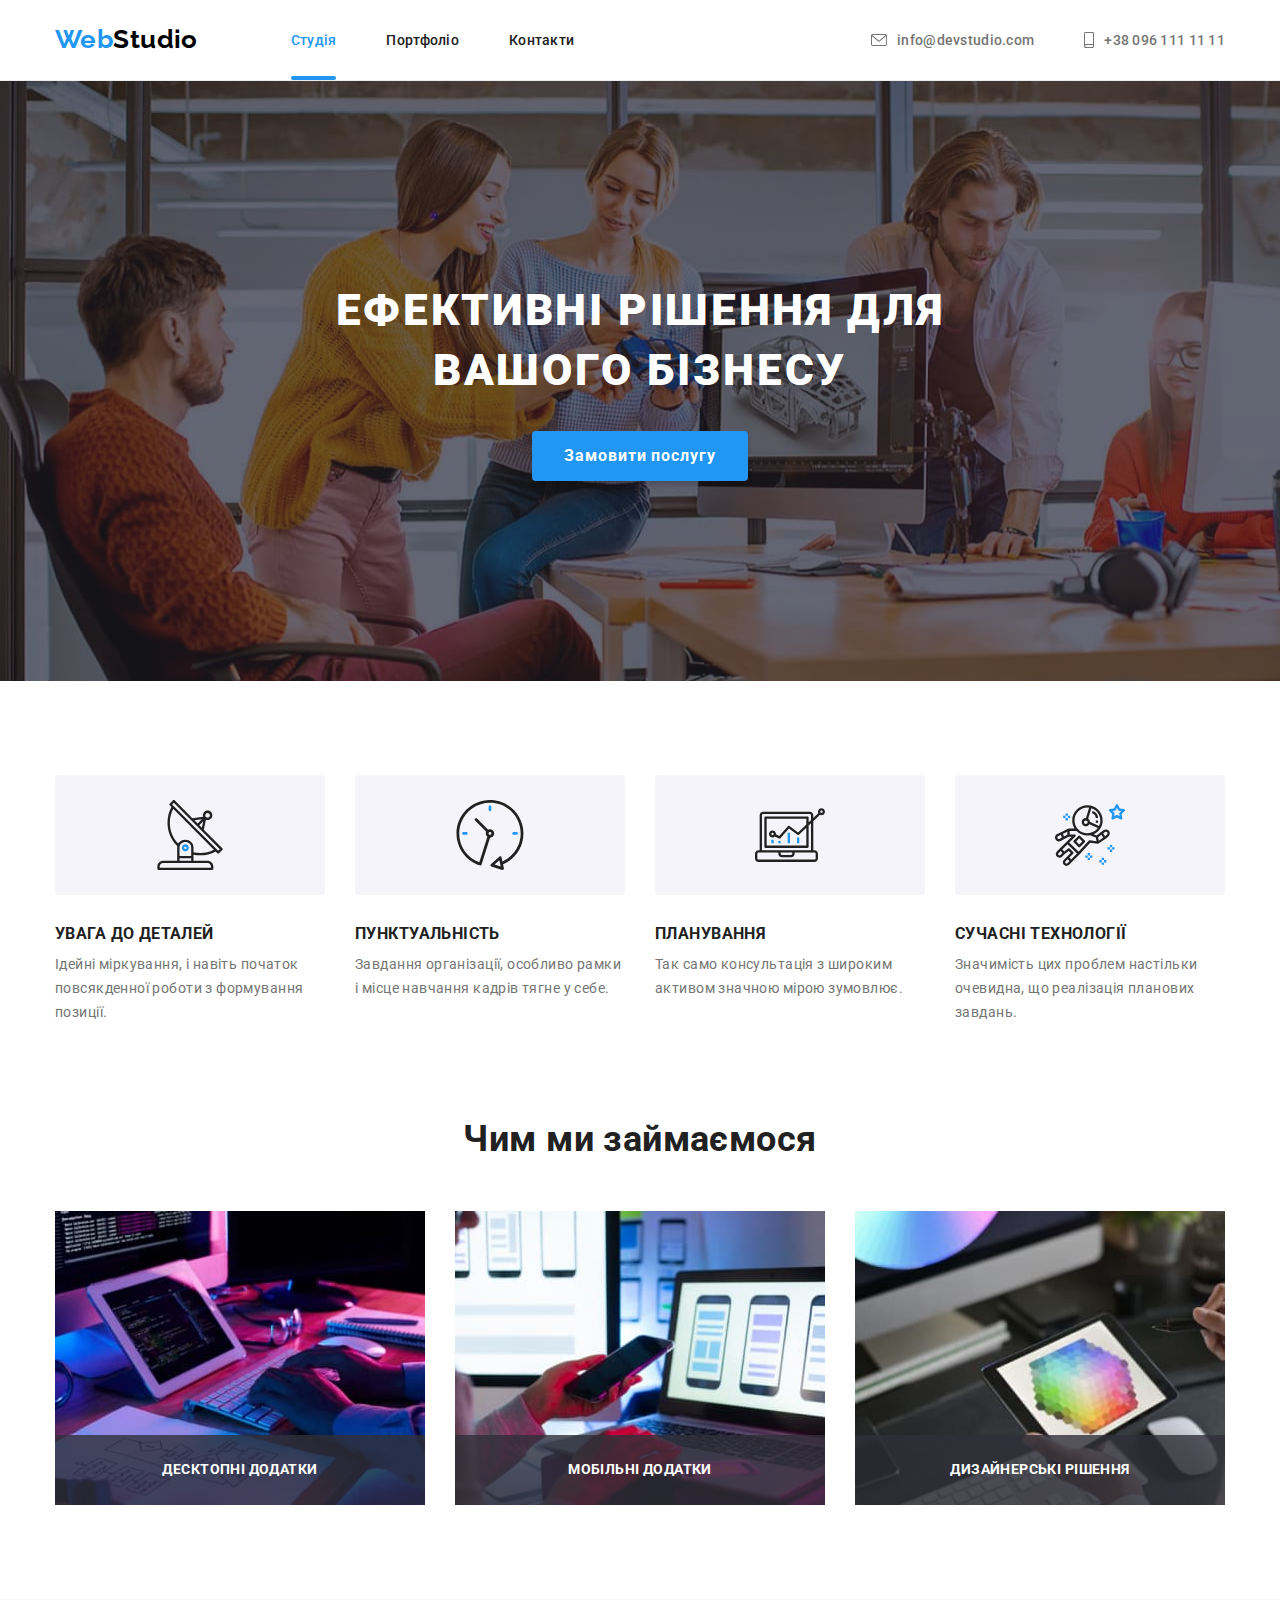
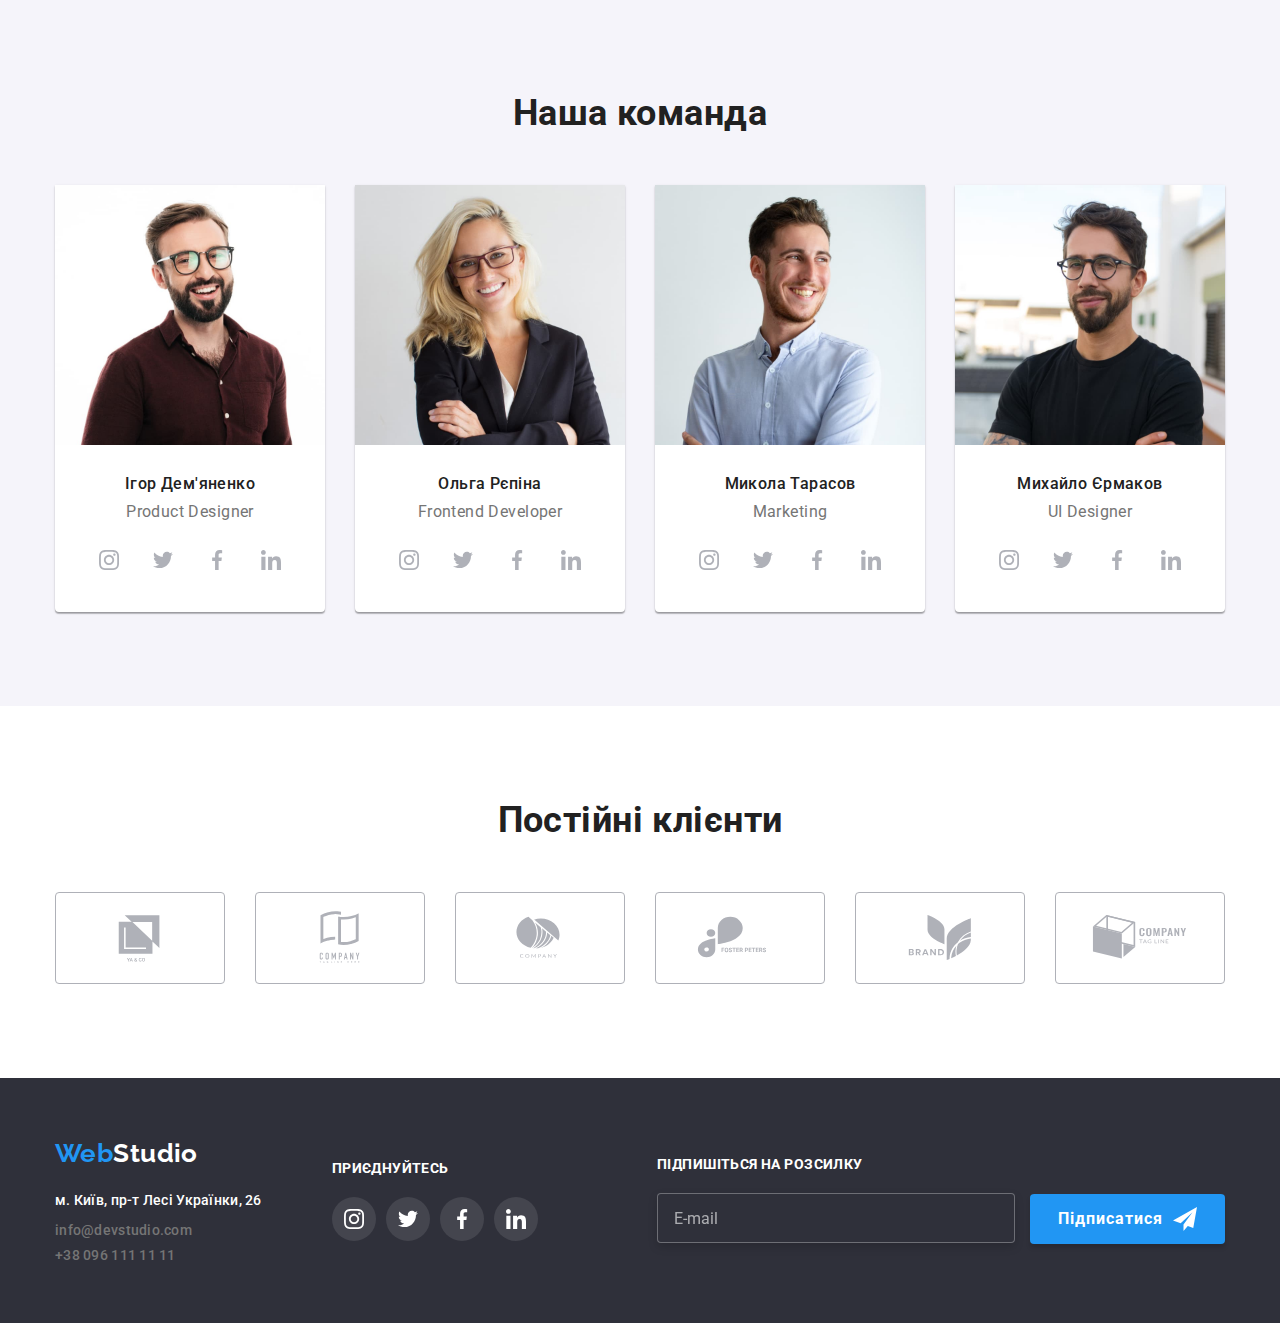
<file: index.html>
<!DOCTYPE html>
<html lang="uk">
<head>
    <meta charset="UTF-8">
    <meta http-equiv="X-UA-Compatible" content="IE=edge">
    <meta name="viewport" content="width=device-width, initial-scale=1.0">
    <title>Студія</title>
    <link rel="preconnect" href="https://fonts.googleapis.com">
    <link rel="preconnect" href="https://fonts.gstatic.com" crossorigin>
    <link href="https://fonts.googleapis.com/css2?family=Raleway:wght@700&family=Roboto:wght@400;500;700;900&display=swap"
        rel="stylesheet">
    <link rel="stylesheet" href="https://cdnjs.cloudflare.com/ajax/libs/modern-normalize/1.1.0/modern-normalize.min.css">
    <link rel="stylesheet" href="./css/main.min.css">
</head>
<body>
    <header class="page-header">
        <div class="container page-header-container">
            <nav class="page-navigation">
                <a class="logo page-navigation__logo" href="./index.html"><span class="logo_accent">Web</span>Studio</a>
                <ul class="menu list">
                    <li class="menu__item">
                        <a class="menu__link menu__link_current link" href="./index.html">Студія</a>
                    </li>
                    <li class="menu__item">
                        <a class="menu__link link" href="./portfolio.html">Портфоліо</a>
                    </li>
                    <li class="menu__item">
                        <a class="menu__link link" href="#">Контакти</a>
                    </li>
                </ul>
            </nav>
            <ul class="contact-list list">
                <li class="contact__item">
                    <a class="contact__link link" href="mailto:info@devstudio.com">
                        <svg class="contact__icon icon" width="16" height="12">
                        <use href="./imeges/symbol-defs.svg#icon-envelope"></use>
                    </svg> info@devstudio.com</a>
                </li>
                <li class="contact__item">
                    <a class="contact__link link" href="tel:+380961111111">
                        <svg class="contact__icon icon" width="10" height="16">
                        <use href="./imeges/symbol-defs.svg#icon-smartphone"></use>
                    </svg> +38 096 111 11 11</a>
                </li>
            </ul>
        </div>
    </header>
   <main class="main">
        <!------ hero section----->
        <section class="hero-section section">
            <div class="container">
                <h1 class="hero-section__title">Ефективні рішення для вашого бізнесу</h1>
                <button class="hero-section__button button" type="button" data-modal-open>Замовити послугу</button>
            </div>
        </section>
        <!------ our features section----->
        <section class="features features-section section">
            <div class="container">
                <h2 class="visually-hidden">Особливості</h2>
                <ul class="features__list list">
                    <li class="features__item">
                        <div class="features__icon">
                            <svg width="70" height="70">
                                <use href="./imeges/symbol-defs.svg#icon-antenna"></use>
                            </svg>
                        </div>
                        <h3 class="features__item-title">УВАГА ДО ДЕТАЛЕЙ</h3>
                        <p class="feature__item-description">Ідейні міркування, і навіть початок повсякденної роботи з формування позиції.</p>
                    </li>
                    <li class="features__item">
                        <div class="features__icon">
                            <svg width="70" height="70">
                                <use href="./imeges/symbol-defs.svg#icon-clock"></use>
                            </svg>
                        </div>
                        <h3 class="features__item-title">ПУНКТУАЛЬНІСТЬ</h3>
                        <p class="feature__item-description">Завдання організації, особливо рамки і місце навчання кадрів тягне у себе.</p>
                    </li>
                    <li class="features__item">
                        <div class="features__icon">
                            <svg width="70" height="70">
                                <use href="./imeges/symbol-defs.svg#icon-diagram"></use>
                            </svg>
                        </div>
                        <h3 class="features__item-title">ПЛАНУВАННЯ</h3>
                        <p class="feature__item-description">Так само консультація з широким активом значною мірою зумовлює.</p>
                    </li>
                    <li class="features__item">
                        <div class="features__icon">
                            <svg width="70" height="70">
                                <use href="./imeges/symbol-defs.svg#icon-astronaut"></use>
                            </svg>
                        </div>
                        <h3 class="features__item-title">СУЧАСНІ ТЕХНОЛОГІЇ</h3>
                        <p class="feature__item-description">Значимість цих проблем настільки очевидна, що реалізація планових завдань.</p>
                    </li>
                </ul>
            </div>
        </section>
        <!------- what are we doing section --------->
        <section class="works section">
            <div class="container">
                <h2 class="section-title">Чим ми займаємося</h2>
                <ul class="works__list list">
                    <li class="works__item">
                        <img src="./imeges/box-1.jpg" alt="Програміст працює за столом в офісі" width="370" height="294" />
                        <p class="works__item-label">Десктопні додатки</p>
                    </li>
                    <li class="works__item">
                        <img src="./imeges/box-2.jpg" alt="Команда творців працює над інтерфейсом для мобільних телефонів" width="370"
                            height="294" />
                            <p class="works__item-label">Мобільні додатки</p>
                    </li>
                    <li class="works__item">
                        <img src="./imeges/box-3.jpg"
                            alt="Креативний художник веб-дизайну з робочим графічним планшетом для вибору кольору" width="370"
                            height="294" />
                            <p class="works__item-label">Дизайнерські рішення</p>
                    </li>
                </ul>
            </div>
        </section>
        <!-------- our team --------->
        <section class="team section">
            <div class="container">
                <h2 class="section-title">Наша команда</h2>
                <ul class="team__list list">
                    <li class="team__card">
                        <img src="./imeges/team-card-1.jpg" alt="Фото Ігоря" width="270" height="260" />
                        <h3 class="team__card-title">Ігор Дем'яненко</h3>
                        <p class="team__card-description" lang="en">Product Designer</p>
                        <ul class="social-list list">
                            <li class="social-list__item">
                                <a class="social-list__link link" href="#">
                                    <svg class="social-list__icon icon" width="20" height="20">
                                        <use href="./imeges/symbol-defs.svg#icon-instagram"></use>
                                    </svg>
                                </a>
                            </li>
                            <li class="social-list__item">
                                <a class="social-list__link link" href="#">
                                    <svg class="social-list__icon icon" width="20" height="20">
                                        <use href="./imeges/symbol-defs.svg#icon-twitter"></use>
                                    </svg>
                                </a>
                            </li>
                            <li class="social-list__item">
                                <a class="social-list__link link" href="#">
                                    <svg class="social-list__icon icon" width="20" height="20">
                                        <use href="./imeges/symbol-defs.svg#icon-facebook"></use>
                                    </svg>
                                </a>
                            </li>
                            <li class="social-list__item">
                                <a class="social-list__link link" href="#">
                                    <svg class="social-list__icon icon" width="20" height="20">
                                        <use href="./imeges/symbol-defs.svg#icon-linkedin"></use>
                                    </svg>
                                </a>
                            </li>
                        </ul>
                    </li>
                    <li class="team__card">
                        <img src="./imeges/team-card-2.jpg" alt="Фото Ольги" width="270" height="260" />
                        <h3 class="team__card-title">Ольга Рєпіна</h3>
                        <p class="team__card-description" lang="en">Frontend Developer</p>
                        <ul class="social-list list">
                            <li class="social-list__item">
                                <a class="social-list__link link" href="#">
                                    <svg class="social-list__icon icon" width="20" height="20">
                                        <use href="./imeges/symbol-defs.svg#icon-instagram"></use>
                                    </svg>
                                </a>
                            </li>
                            <li class="social-list__item">
                                <a class="social-list__link link" href="#">
                                    <svg class="social-list__icon icon" width="20" height="20">
                                        <use href="./imeges/symbol-defs.svg#icon-twitter"></use>
                                    </svg>
                                </a>
                            </li>
                            <li class="social-list__item">
                                <a class="social-list__link link" href="#">
                                    <svg class="social-list__icon icon" width="20" height="20">
                                        <use href="./imeges/symbol-defs.svg#icon-facebook"></use>
                                    </svg>
                                </a>
                            </li>
                            <li class="social-list__item">
                                <a class="social-list__link link" href="#">
                                    <svg class="social-list__icon icon" width="20" height="20">
                                        <use href="./imeges/symbol-defs.svg#icon-linkedin"></use>
                                    </svg>
                                </a>
                            </li>
                        </ul>
                    </li>
                    <li class="team__card">
                        <img src="./imeges/team-card-3.jpg" alt="Фото Миколи" width="270" height="260" />
                        <h3 class="team__card-title">Микола Тарасов</h3>
                        <p class="team__card-description" lang="en">Marketing</p>
                        <ul class="social-list list">
                            <li class="social-list__item">
                                <a class="social-list__link link" href="#">
                                    <svg class="social-list__icon icon" width="20" height="20">
                                        <use href="./imeges/symbol-defs.svg#icon-instagram"></use>
                                    </svg>
                                </a>
                            </li>
                            <li class="social-list__item">
                                <a class="social-list__link link" href="#">
                                    <svg class="social-list__icon icon" width="20" height="20">
                                        <use href="./imeges/symbol-defs.svg#icon-twitter"></use>
                                    </svg>
                                </a>
                            </li>
                            <li class="social-list__item">
                                <a class="social-list__link link" href="#">
                                    <svg class="social-list__icon icon" width="20" height="20">
                                        <use href="./imeges/symbol-defs.svg#icon-facebook"></use>
                                    </svg>
                                </a>
                            </li>
                            <li class="social-list__item">
                                <a class="social-list__link link" href="#">
                                    <svg class="social-list__icon icon" width="20" height="20">
                                        <use href="./imeges/symbol-defs.svg#icon-linkedin"></use>
                                    </svg>
                                </a>
                            </li>
                        </ul>
                    </li>
                    <li class="team__card">
                        <img src="./imeges/team-card-4.jpg" alt="Фото Михайла" width="270" height="260" />
                        <h3 class="team__card-title">Михайло Єрмаков</h3>
                        <p class="team__card-description" lang="en">UI Designer</p>
                        <ul class="social-list list">
                            <li class="social-list__item">
                                <a class="social-list__link link" href="#">
                                    <svg class="social-list__icon icon" width="20" height="20">
                                        <use href="./imeges/symbol-defs.svg#icon-instagram"></use>
                                    </svg>
                                </a>
                            </li>
                            <li class="social-list__item">
                                <a class="social-list__link link" href="#">
                                    <svg class="social-list__icon icon" width="20" height="20">
                                        <use href="./imeges/symbol-defs.svg#icon-twitter"></use>
                                    </svg>
                                </a>
                            </li>
                            <li class="social-list__item">
                                <a class="social-list__link link" href="#">
                                    <svg class="social-list__icon icon" width="20" height="20">
                                        <use href="./imeges/symbol-defs.svg#icon-facebook"></use>
                                    </svg>
                                </a>
                            </li>
                            <li class="social-list__item">
                                <a class="social-list__link link" href="#">
                                    <svg class="social-list__icon icon" width="20" height="20">
                                        <use href="./imeges/symbol-defs.svg#icon-linkedin"></use>
                                    </svg>
                                </a>
                            </li>
                        </ul>
                    </li>
                </ul>
            </div>
        </section>
        <!-------- clients --------->
        <section class="section clients">
            <div class="container">
                <h2 class="section-title">Постійні клієнти</h2>
                <ul class="clients__list list">
                    <li class="clients__item">
                        <a class="clients__link" href="#">
                            <svg class="clients__icon icon" width="106" height="60">
                                <use href="./imeges/symbol-defs.svg#icon-client-1"></use>
                            </svg>
                        </a>
                    </li>
                    <li class="clients__item">
                        <a class="clients__link" href="#">
                            <svg class="clients__icon icon" width="106" height="60">
                                <use href="./imeges/symbol-defs.svg#icon-client-2"></use>
                            </svg>
                        </a>
                    </li>
                    <li class="clients__item">
                        <a class="clients__link" href="#">
                            <svg class="clients__icon icon" width="106" height="60">
                                <use href="./imeges/symbol-defs.svg#icon-client-3"></use>
                            </svg>
                        </a>
                    </li>
                    <li class="clients__item">
                        <a class="clients__link" href="#">
                            <svg class="clients__icon icon" width="106" height="60">
                                <use href="./imeges/symbol-defs.svg#icon-client-4"></use>
                            </svg>
                        </a>
                    </li>
                    <li class="clients__item">
                        <a class="clients__link" href="#">
                            <svg class="socials__icon icon" width="106" height="60">
                                <use href="./imeges/symbol-defs.svg#icon-client-5"></use>
                            </svg>
                        </a>
                    </li>
                    <li class="clients__item">
                        <a class="clients__link" href="#">
                            <svg class="clients__icon icon" width="106" height="60">
                                <use href="./imeges/symbol-defs.svg#icon-client-6"></use>
                            </svg>
                        </a>
                    </li>
                </ul>
            </div>
        </section>
   </main>
   <footer class="footer">
        <div class="container">
            <ul class="footer__contacts-list list">
                <li class="footer__contacts-item">
                    <a class="logo footer-logo" href="./index.html"><span class="logo_accent">Web</span>Studio</a>
                    <address class="address">
                        <a class="address__link link" target="_blank" rel="noopener noreferrer nofollow" href="https://goo.gl/maps/qot3qRzTmTnnyJev7">м. Київ, пр-т Лесі Українки, 26</a> 
                    </address>
                    <ul class="contact-list list">
                        <li class="contact__item">
                            <a class="contact__link link" href="mailto:info@devstudio.com">info@devstudio.com</a>
                        </li>
                        <li class="contact__item">
                            <a class="contact__link link" href="tel:+380961111111">+38 096 111 11 11</a>
                        </li>
                    </ul>
                </li>
                <li class="footer__contacts-item">
                    <p class="appeals">приєднуйтесь</p>
                    <ul class="social-list list">
                        <li class="social-list__item">
                            <a class="social-list__link link" href="#">
                                <svg class="social-list__icon icon" width="20" height="20">
                                    <use href="./imeges/symbol-defs.svg#icon-instagram"></use>
                                </svg>
                            </a>
                        </li>
                        <li class="social-list__item">
                            <a class="social-list__link link" href="#">
                                <svg class="social-list__icon icon" width="20" height="20">
                                    <use href="./imeges/symbol-defs.svg#icon-twitter"></use>
                                </svg>
                            </a>
                        </li>
                        <li class="social-list__item">
                            <a class="social-list__link link" href="#">
                                <svg class="social-list__icon icon" width="20" height="20">
                                    <use href="./imeges/symbol-defs.svg#icon-facebook"></use>
                                </svg>
                            </a>
                        </li>
                        <li class="social-list__item">
                            <a class="social-list__link link" href="#">
                                <svg class="social-list__icon icon" width="20" height="20">
                                    <use href="./imeges/symbol-defs.svg#icon-linkedin"></use>
                                </svg>
                            </a>
                        </li>
                    </ul>
                </li>
                <li class="footer__contacts-item">
                    <p class="appeals">Підпишіться на розсилку</p>
                    <form class="subscribe-form">  
                        <label class="subscribe-form__field">
                            <input class="subscribe-form__input" name="subscribe_email" type="email" required placeholder="E-mail">
                        </label>
                        <button class="subscribe__button button" type="submit">Підписатися
                             <svg class="subscribe__button-send-icon icon" width="24" height="24">
                                <use href="./imeges/symbol-defs.svg#icon-send"></use>
                            </svg>
                        </button>
                    </form>
                </li>
            </ul>
        </div>
   </footer>
   <div class="backdrop is-hidden" data-modal>
        <div class="modal">
            <button class="modal__close-button" type="button" data-modal-close >
                <svg class="modal__close-icon icon" width="18" height="18">
                    <use href="./imeges/symbol-defs.svg#icon-close-modal"></use>
                </svg>
            </button>
            <p class="modal-form-title">Залиште свої дані, ми вам передзвонимо</p>
            <form class="modal-form">
                <label class="modal-form__field">
                    <span class="modal-form__field-desc">Ім'я</span>
                    <span class="modal-form__input-wrapper">
                        <input type="text" class="modal-form__input" name="user_name" required pattern="[a-zA-Zа-яА-ЯіІїЇ]+">
                        <svg class="modal-form__icon icon" width="18" height="18">
                            <use href="./imeges/symbol-defs.svg#icon-person-form"></use>
                        </svg>
                    </span>
                </label>
                <label class="modal-form__field">
                    <span class="modal-form__field-desc">Телефон</span>
                    <span class="modal-form__input-wrapper">
                        <input type="tel" class="modal-form__input" name="user_phone" required pattern="[0-9]{3}-[0-9]{3}-[0-9]{2}-[0-9]{2}"
                            title="xxx-xxx-xx-xx">
                        <svg class="modal-form__icon icon" width="18" height="18">
                            <use href="./imeges/symbol-defs.svg#icon-phone-form"></use>
                        </svg>
                    </span>
                </label>
                <label class="modal-form__field">
                    <span class="modal-form__field-desc">Пошта</span>
                    <span class="modal-form__input-wrapper">
                        <input type="email" class="modal-form__input" name="user_email" required>
                        <svg class="modal-form__icon icon" width="18" height="18">
                            <use href="./imeges/symbol-defs.svg#icon-email-form"></use>
                        </svg>
                    </span>
                </label>
                <label class="modal-form__field">
                    <span class="modal-form__field-desc">Коментар</span>
                    <textarea name="user_message" class="modal-form__message" placeholder="Введіть текст"></textarea>
                </label>
                
                <label class="modal-form__check-field">
                    <input type="checkbox" class="modal-form__check" name="user_policy" required>
                    <svg class="modal-form__own-checkbox icon" width="11" height="8">
                        <use class="modal-form__own-checkbox-icon" href="./imeges/symbol-defs.svg#icon-check"></use>
                    </svg>
                    <svg class="modal-form__own-checkbox-border icon" width="16" height="15">
                        <use class="modal-form__own-checkbox-border-icon" href="./imeges/symbol-defs.svg#icon-checkbox-border"></use>
                    </svg>
                    Погоджуюся з розсилкою та приймаю&nbsp;<a class="modal-form__check-policy-link" href="#">Умови договору</a>
                </label>
                <button class="modal-form__button button" type="submit">Відправити</button>
            </form>
        </div>
   </div>
    <script src="./js/modal.js"></script>
</body>
</html>
</file>
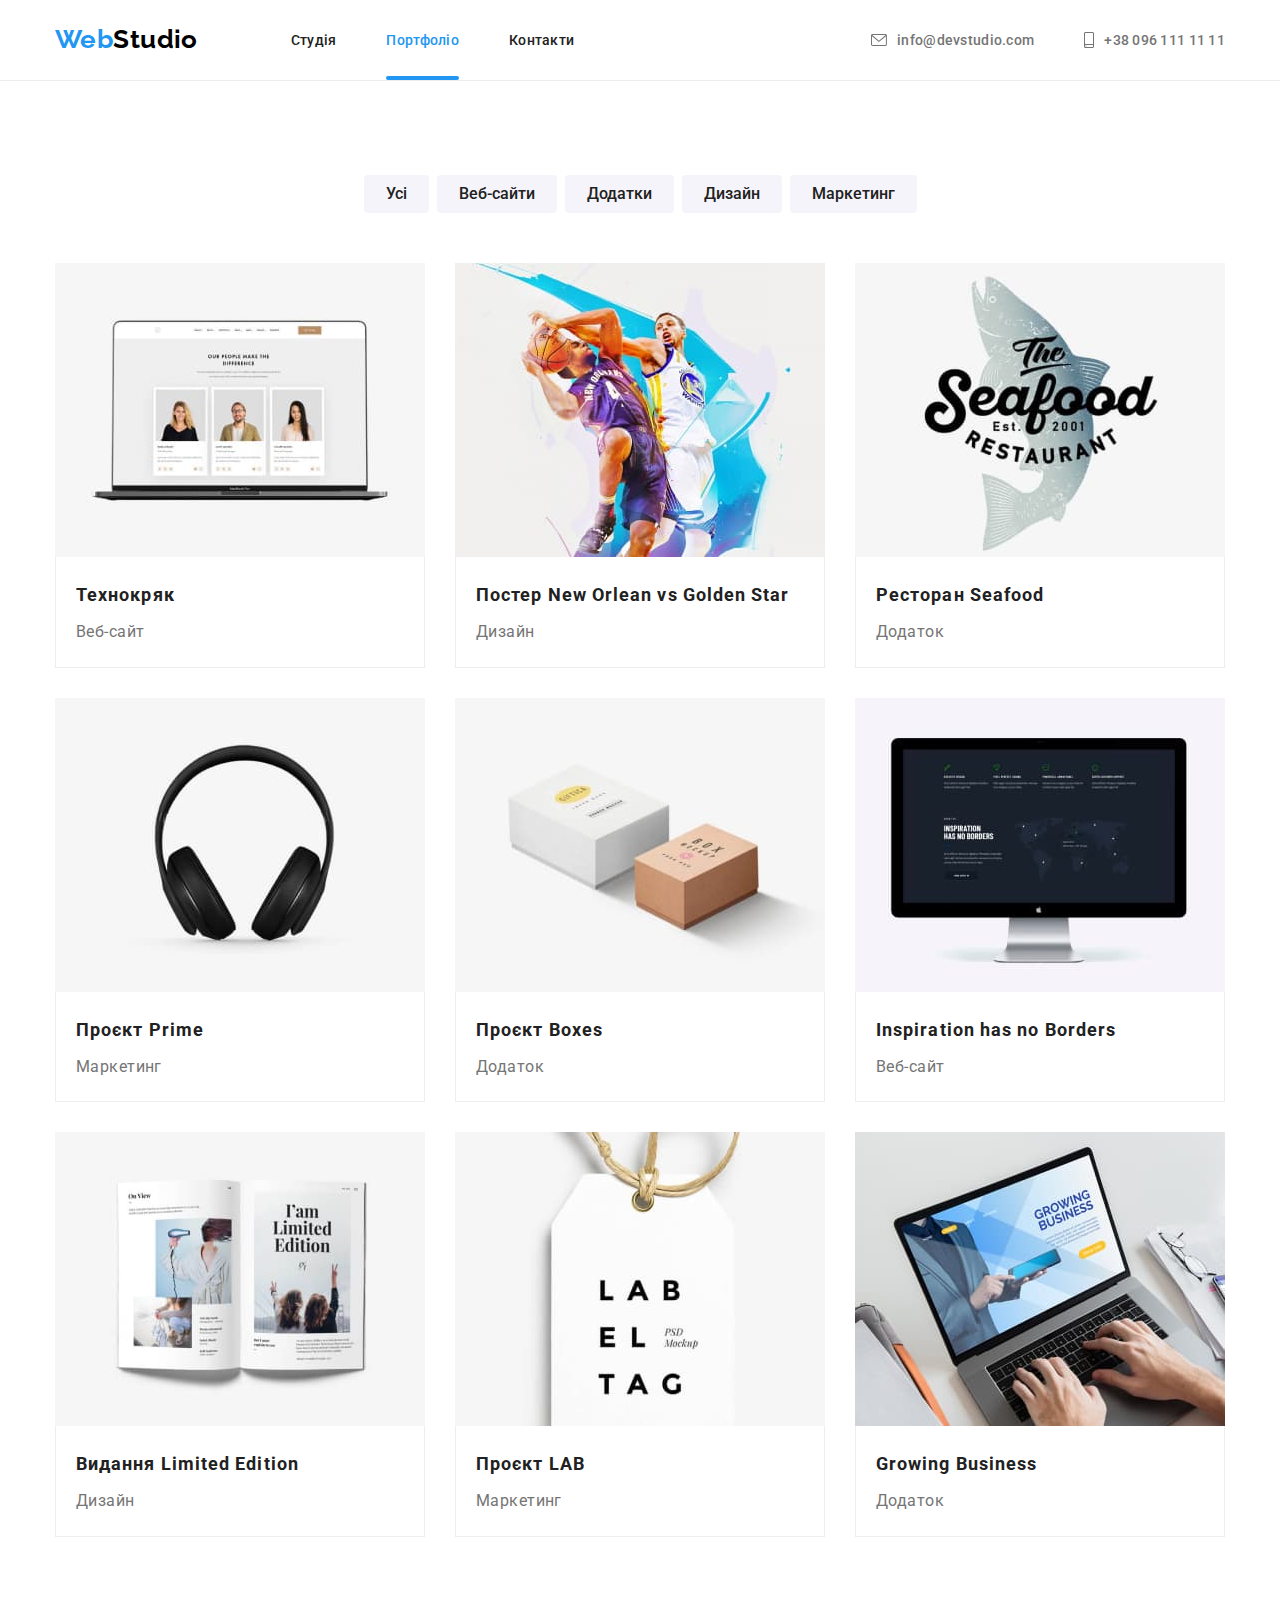
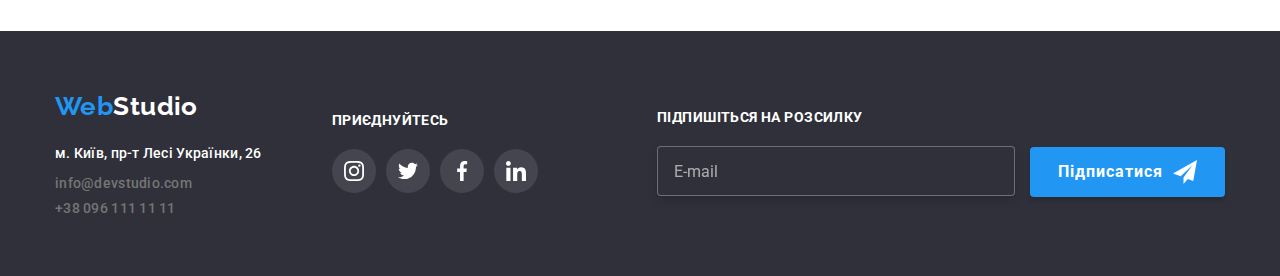
<file: portfolio.html>
<!DOCTYPE html>
<html lang="uk">

<head>
    <meta charset="UTF-8">
    <meta http-equiv="X-UA-Compatible" content="IE=edge">
    <meta name="viewport" content="width=device-width, initial-scale=1.0">
    <title>Портфоліо</title>
    <link rel="preconnect" href="https://fonts.googleapis.com">
    <link rel="preconnect" href="https://fonts.gstatic.com" crossorigin>
    <link href="https://fonts.googleapis.com/css2?family=Raleway:wght@700&family=Roboto:wght@400;500;700;900&display=swap"
        rel="stylesheet">
    <link rel="stylesheet" href="https://cdnjs.cloudflare.com/ajax/libs/modern-normalize/1.1.0/modern-normalize.min.css">
    <link rel="stylesheet" href="./css/main.min.css">
</head>

<body>
    <header class="page-header">
        <div class="container page-header-container">
            <nav class="page-navigation">
                <a class="logo page-navigation__logo" href="./index.html"><span class="logo_accent">Web</span>Studio</a>
                <ul class="menu list">
                    <li class="menu__item">
                        <a class="menu__link link" href="./index.html">Студія</a>
                    </li>
                    <li class="menu__item">
                        <a class="menu__link menu__link_current link" href="./portfolio.html">Портфоліо</a>
                    </li>
                    <li class="menu__item">
                        <a class="menu__link link" href="#">Контакти</a>
                    </li>
                </ul>
            </nav>
            <ul class="contact-list list">
                <li class="contact__item">
                    <a class="contact__link link" href="mailto:info@devstudio.com">
                        <svg class="contact__icon icon" width="16" height="12">
                            <use href="./imeges/symbol-defs.svg#icon-envelope"></use>
                        </svg> info@devstudio.com</a>
                </li>
                <li class="contact__item">
                    <a class="contact__link link" href="tel:+380961111111">
                        <svg class="contact__icon icon" width="10" height="16">
                            <use href="./imeges/symbol-defs.svg#icon-smartphone"></use>
                        </svg> +38 096 111 11 11</a>
                </li>
            </ul>
        </div>
    </header>
    <main>
        <section class="section">
           <div class="container">
                <h1 class="visually-hidden">Наші проекти</h1>
                <ul class="filter__list list">
                    <li class="filter__item">
                        <button class="filter__button button" type="button">Усі</button>
                    </li>
                    <li class="filter__item">
                        <button class="filter__button button" type="button">Веб-сайти</button>
                    </li>
                    <li class="filter__item">
                        <button class="filter__button button" type="button">Додатки</button>
                    </li>
                    <li class="filter__item">
                        <button class="filter__button button" type="button">Дизайн</button>
                    </li>
                    <li class="filter__item">
                        <button class="filter__button button" type="button">Маркетинг</button>
                    </li>
                </ul>
                <ul class="project__list list">
                    <li class="project__card">
                       <a class="project__link" href="#">
                            <div class="project__thumb" >
                                <img src="./imeges/project-1.jpg" alt="Ноутбук з веб-сайтом на екрані." width="370" height="294">
                                <p class="project__thumb-overlay">Ресурс пропонує комплексні пропозиції з різним рівнем функціоналу та сервісів. Все це дозволить відвідувачу отримати
                                    вичерпні відомості про компанію чи приватну особу.</p>
                            </div>
                            <div class="project__card-border">
                                <h2 class="project__card-title">Технокряк</h2>
                                <p class="project__card-disc">Веб-сайт</p>
                            </div>
                       </a>
                    </li>
                    <li class="project__card">
                        <a class="project__link" href="#">
                            <div class="project__thumb" >
                                <img src="./imeges/project-2.jpg" alt="Два баскетболіста боряться за м'яч." width="370" height="294">
                                <p class="project__thumb-overlay">Ресурс пропонує комплексні пропозиції з різним рівнем функціоналу та сервісів. Все це дозволить відвідувачу отримати
                                    вичерпні відомості про компанію чи приватну особу.</p>
                            </div>
                            <div class="project__card-border">
                                <h2 class="project__card-title">Постер New Orlean vs Golden Star</h2>
                                <p class="project__card-disc">Дизайн</p>
                            </div>
                        </a>
                    </li>
                    <li class="project__card">
                        <a class="project__link" href="#">
                            <div class="project__thumb" >
                                <img src="./imeges/project-3.jpg" alt="Логотип з рибою." width="370" height="294">
                                <p class="project__thumb-overlay">Ресурс пропонує комплексні пропозиції з різним рівнем функціоналу та сервісів. Все це дозволить відвідувачу отримати
                                    вичерпні відомості про компанію чи приватну особу.</p>
                            </div>
                            <div class="project__card-border">
                                <h2 class="project__card-title">Ресторан Seafood</h2>
                                <p class="project__card-disc">Додаток</p>
                            </div>
                        </a>
                    </li>
                    <li class="project__card">
                        <a class="project__link" href="#">
                            <div class="project__thumb" >
                                <img src="./imeges/project-4.jpg" alt="Чорні наушники." width="370" height="294">
                                <p class="project__thumb-overlay">Ресурс пропонує комплексні пропозиції з різним рівнем функціоналу та сервісів. Все це дозволить відвідувачу отримати
                                    вичерпні відомості про компанію чи приватну особу.</p>
                            </div>
                            <div class="project__card-border">
                                <h2 class="project__card-title">Проєкт Prime</h2>
                                <p class="project__card-disc">Маркетинг</p>
                            </div>
                        </a>
                    </li>
                    <li class="project__card">
                        <a class="project__link" href="#">
                            <div class="project__thumb" >
                                <img src="./imeges/project-5.jpg" alt="Дві коробки біла та коричнева." width="370" height="294">
                                <p class="project__thumb-overlay">Ресурс пропонує комплексні пропозиції з різним рівнем функціоналу та сервісів. Все це дозволить відвідувачу отримати
                                    вичерпні відомості про компанію чи приватну особу.</p>
                            </div>
                            <div class="project__card-border">
                                <h2 class="project__card-title">Проєкт Boxes</h2>
                                <p class="project__card-disc">Додаток</p>
                            </div>
                        </a>
                    </li>
                    <li class="project__card">
                        <a class="project__link" href="#">
                            <div class="project__thumb" >
                                <img src="./imeges/project-6.jpg" alt="Монітор з веб-сайтом на екрані." width="370" height="294">
                                <p class="project__thumb-overlay">Ресурс пропонує комплексні пропозиції з різним рівнем функціоналу та сервісів. Все це дозволить відвідувачу отримати
                                    вичерпні відомості про компанію чи приватну особу.</p>
                            </div>
                            <div class="project__card-border">
                                <h2 class="project__card-title">Inspiration has no Borders</h2>
                                <p class="project__card-disc">Веб-сайт</p>
                            </div>
                        </a>
                    </li>
                    <li class="project__card">
                        <a class="project__link" href="#">
                            <div class="project__thumb" >
                                <img src="./imeges/project-7.jpg" alt="Розгорнутий журнал." width="370" height="294">
                                <p class="project__thumb-overlay">Ресурс пропонує комплексні пропозиції з різним рівнем функціоналу та сервісів. Все це дозволить відвідувачу отримати
                                    вичерпні відомості про компанію чи приватну особу.</p>
                            </div>
                            <div class="project__card-border">
                                <h2 class="project__card-title">Видання Limited Edition</h2>
                                <p class="project__card-disc">Дизайн</p>
                            </div>
                        </a>
                    </li>
                    <li class="project__card">
                        <a class="project__link" href="#">
                            <div class="project__thumb" >
                                <img src="./imeges/project-8.jpg" alt="Бирка з мотузкою" width="370" height="294">
                                <p class="project__thumb-overlay">Ресурс пропонує комплексні пропозиції з різним рівнем функціоналу та сервісів. Все це дозволить відвідувачу отримати
                                    вичерпні відомості про компанію чи приватну особу.</p>
                            </div>
                            <div class="project__card-border">
                                <h2 class="project__card-title">Проєкт LAB</h2>
                                <p class="project__card-disc">Маркетинг</p>
                            </div>
                        </a>
                    </li>
                    <li class="project__card">
                       <a class="project__link" href="#">
                            <div class="project__thumb" >
                                <img src="./imeges/project-9.jpg" alt="На столі лежать документи,окуляри,телефон та ноутбук за яким працює чоловік."
                                    width="370" height="294">
                                <p class="project__thumb-overlay">Ресурс пропонує комплексні пропозиції з різним рівнем функціоналу та сервісів. Все це дозволить відвідувачу отримати
                                    вичерпні відомості про компанію чи приватну особу.</p>
                            </div>
                            <div class="project__card-border">
                                <h2 class="project__card-title">Growing Business</h2>
                                <p class="project__card-disc">Додаток</p>
                            </div>
                       </a>
                    </li>
                </ul>
           </div>
        </section>
    </main>
<footer class="footer">
    <div class="container">
        <ul class="footer__contacts-list list">
            <li class="footer__contacts-item">
                <a class="logo footer-logo" href="./index.html"><span class="logo_accent">Web</span>Studio</a>
                <address class="address">
                    <a class="address__link link" target="_blank" rel="noopener noreferrer nofollow"
                        href="https://goo.gl/maps/qot3qRzTmTnnyJev7">м. Київ, пр-т Лесі Українки, 26</a>
                </address>
                <ul class="contact-list list">
                    <li class="contact__item">
                        <a class="contact__link link" href="mailto:info@devstudio.com">info@devstudio.com</a>
                    </li>
                    <li class="contact__item">
                        <a class="contact__link link" href="tel:+380961111111">+38 096 111 11 11</a>
                    </li>
                </ul>
            </li>
            <li class="footer__contacts-item">
                <p class="appeals">приєднуйтесь</p>
                <ul class="social-list list">
                    <li class="social-list__item">
                        <a class="social-list__link link" href="#">
                            <svg class="social-list__icon icon" width="20" height="20">
                                <use href="./imeges/symbol-defs.svg#icon-instagram"></use>
                            </svg>
                        </a>
                    </li>
                    <li class="social-list__item">
                        <a class="social-list__link link" href="#">
                            <svg class="social-list__icon icon" width="20" height="20">
                                <use href="./imeges/symbol-defs.svg#icon-twitter"></use>
                            </svg>
                        </a>
                    </li>
                    <li class="social-list__item">
                        <a class="social-list__link link" href="#">
                            <svg class="social-list__icon icon" width="20" height="20">
                                <use href="./imeges/symbol-defs.svg#icon-facebook"></use>
                            </svg>
                        </a>
                    </li>
                    <li class="social-list__item">
                        <a class="social-list__link link" href="#">
                            <svg class="social-list__icon icon" width="20" height="20">
                                <use href="./imeges/symbol-defs.svg#icon-linkedin"></use>
                            </svg>
                        </a>
                    </li>
                </ul>
            </li>
            <li class="footer__contacts-item">
                <p class="appeals">Підпишіться на розсилку</p>
                <form class="subscribe-form">
                    <label class="subscribe-form__field">
                        <input class="subscribe-form__input" name="subscribe_email" type="email" required
                            placeholder="E-mail">
                    </label>
                    <button class="subscribe__button button" type="submit">Підписатися
                        <svg class="subscribe__button-send-icon icon" width="24" height="24">
                            <use href="./imeges/symbol-defs.svg#icon-send"></use>
                        </svg>
                    </button>
                </form>
            </li>
        </ul>
    </div>
</footer>
</body>

</html>
</file>
<file: css/main.min.css>
:root{--primary-font: "Roboto", sans-serif;--secondary-font: "Raleway", sans-serif;--primary-text-color: #212121;--secondary-text-color: #757575;--accent-color: #2196F3;--main-color: #ffffff;--primary-bg-color: #ffffff;--secondary-bg-color: #F5F4FA;--footer-bg-color: #2F303A;--primary-svg-color: #AFB1B8;--transition-dur-and-func: 250ms cubic-bezier(0.4, 0, 0.2, 1)}.visually-hidden{position:absolute;width:1px;height:1px;margin:-1px;border:0;padding:0;clip:rect(0 0 0 0);overflow:hidden}body{background-color:var(--primary-bg-color);color:var(--primary-text-color);font-family:var(--primary-font);font-size:14px;letter-spacing:.03em}h1,h2,h3,h4,h5,h6,ul,p{margin:0;padding:0}img{display:block;max-width:100%;height:auto}.link{text-decoration:none;color:var(--primary-text-color);font-weight:500;font-size:14px;line-height:1.1428571429;letter-spacing:.02em}.list{list-style:none;color:inherit}.button{border:none;border-radius:4px;cursor:pointer;font-family:inherit;color:var(--primary-text-color);background-color:var(--secondary-bg-color);font-weight:500;font-size:16px;line-height:1.625;text-align:center;transition:color var(--transition-dur-and-func),background-color var(--transition-dur-and-func),box-shadow var(--transition-dur-and-func)}.button:hover,.button:focus,.button:active{color:var(--main-color);background-color:var(--accent-color);box-shadow:0px 3px 1px rgba(0,0,0,.1),0px 1px 2px rgba(0,0,0,.08),0px 2px 2px rgba(0,0,0,.12)}.icon{fill:currentColor}.section{padding-top:94px;padding-bottom:94px}.container{width:1200px;margin:0 auto;padding:0 15px}.menu__link_current{color:var(--accent-color)}.menu__item .menu__link_current::after{position:absolute;bottom:0;left:0;content:"";width:100%;height:4px;background-color:var(--accent-color);border-radius:2px}.logo_accent{color:var(--accent-color)}.logo{text-decoration:none;color:#000;font-family:var(--secondary-font);font-weight:700;font-size:26px;line-height:1.1923076923}.page-navigation__logo{margin-right:93px;padding-top:24px;padding-bottom:25px}.footer-logo{color:var(--main-color);display:inline-block;margin-bottom:20px}.page-header-container .contact-list{display:flex;margin-left:auto}.page-header-container .contact-list .contact__item+.contact__item{margin-left:50px}.page-header-container .contact__link{display:flex;align-items:center;padding-top:32px;padding-bottom:32px}.contact__link{color:var(--secondary-text-color);transition:color var(--transition-dur-and-func)}.contact__link:hover,.contact__link:focus{color:var(--accent-color)}.contact__icon{margin-right:10px}.footer__contacts-item .contact__item{margin-top:9px}.section-title{margin-bottom:50px;font-size:36px;line-height:1.16;text-align:center}.social-list{padding-bottom:30px;display:flex;justify-content:center;align-items:center}.social-list .social-list__item+.social-list__item{margin-left:10px}.social-list__link{display:flex;justify-content:center;align-items:center;width:44px;height:44px;border-radius:50%;color:var(--primary-svg-color);transition:color var(--transition-dur-and-func),background-color var(--transition-dur-and-func)}.social-list__link:hover,.social-list__link:focus,.social-list__link:active{color:var(--main-color);background-color:var(--accent-color)}.footer__contacts-item .social-list{padding-bottom:0}.footer__contacts-item .social-list__link{color:var(--main-color);background:rgba(255,255,255,.1);transition:background-color var(--transition-dur-and-func)}.footer__contacts-item .social-list__link:hover,.footer__contacts-item .social-list__link:focus,.footer__contacts-item .social-list__link:active{background-color:var(--accent-color)}.backdrop{position:fixed;top:0;left:0;width:100%;height:100%;background:rgba(0,0,0,.2);transition:opacity var(--transition-dur-and-func)}.backdrop.is-hidden{opacity:0;pointer-events:none}.backdrop.is-hidden .modal{transform:translate(-50%, -50%) scale(0.75)}.modal{position:absolute;top:50%;left:50%;transform:translate(-50%, -50%) scale(1);width:528px;height:581px;padding:40px;background-color:var(--primary-bg-color);box-shadow:0px 1px 3px rgba(0,0,0,.12),0px 1px 1px rgba(0,0,0,.14),0px 2px 1px rgba(0,0,0,.2);border-radius:4px;transition:transform var(--transition-dur-and-func)}.modal__close-button{position:absolute;top:8px;right:8px;display:flex;justify-content:center;align-items:center;cursor:pointer;padding:5px;border:1px solid rgba(0,0,0,.1);border-radius:50%;background-color:var(--primary-bg-color);transition:color var(--transition-dur-and-func)}.modal__close-button:hover,.modal__close-button:focus,.modal__close-button:active{color:var(--accent-color)}.modal-form-title{font-weight:700;font-size:20px;line-height:1.15;text-align:center;margin-bottom:12px}.modal-form{display:flex;flex-direction:column}.modal-form__field{margin-bottom:10px}.modal-form__field:nth-child(4){margin-bottom:20px}.modal-form__field-desc{display:block;margin-bottom:4px;font-size:12px;line-height:1.08;letter-spacing:.01em;color:var(--secondary-text-color)}.modal-form__input-wrapper{position:relative;display:block}.modal-form__input{width:100%;height:40px;padding-left:42px;border:1px solid rgba(33,33,33,.2);border-radius:4px;transition:border-color var(--transition-dur-and-func)}.modal-form__input:focus{outline:none;border-color:var(--accent-color)}.modal-form__icon{position:absolute;top:50%;left:12px;transform:translateY(-50%);transition:color var(--transition-dur-and-func)}.modal-form-input:focus+.modal-form__icon{color:var(--accent-color)}.modal-form__message{display:block;width:100%;height:120px;padding-top:12px;padding-right:16px;padding-bottom:12px;padding-left:16px;border:1px solid rgba(33,33,33,.2);border-radius:4px;resize:none;font-size:12px;line-height:1.16;letter-spacing:.01em;transition:border-color var(--transition-dur-and-func)}.modal-form__message::placeholder{color:rgba(117,117,117,.5)}.modal-form__message:focus{outline:none;border-color:var(--accent-color)}.modal-form__check-field{display:flex;align-items:center;margin-left:auto;margin-right:auto;margin-bottom:30px;font-size:14px;line-height:1.71;color:var(--secondary-text-color)}.modal-form__check{position:absolute;appearance:none}.modal-form__check:checked+.modal-form__own-checkbox{background-color:var(--accent-color)}.modal-form__check:checked+.modal-form__own-checkbox .modal-form__own-checkbox-icon{opacity:1}.modal-form__check:checked~.modal-form__own-checkbox-border .modal-form__own-checkbox-border-icon{opacity:0}.modal-form__check:focus+.modal-form__own-checkbox{box-shadow:0 0 0 2px var(--accent-color)}.modal-form__own-checkbox{cursor:pointer;width:16px;height:15px;margin-right:7px;border-radius:2px;transition:background-color var(--transition-dur-and-func)}.modal-form__own-checkbox-border{cursor:pointer;position:absolute;color:var(--primary-text-color)}.modal-form__own-checkbox-icon{opacity:0;color:var(--main-color)}.modal-form__check-policy-link{color:var(--accent-color)}.modal-form__button{align-self:center;padding-top:10px;padding-right:52px;padding-bottom:10px;padding-left:52px;background-color:var(--accent-color);color:var(--main-color);font-weight:700;font-size:16px;line-height:1.87;letter-spacing:.06em;box-shadow:0px 4px 4px rgba(0,0,0,.15)}.modal-form__button:hover,.modal-form__button:active,.modal-form__button:focus{background-color:#188ce8;box-shadow:0px 4px 4px rgba(0,0,0,.15)}.page-header{border-bottom:1px solid #ececec}.page-header-container{display:flex;align-items:center}.page-navigation{display:flex;align-items:center}.menu__item{position:relative}.menu{display:flex}.menu .menu__item+.menu__item{margin-left:50px}.menu__link{display:block;padding-top:32px;padding-bottom:32px;transition:color var(--transition-dur-and-func)}.menu__link:hover,.menu__link:focus{color:var(--accent-color)}.hero-section{max-width:1600px;margin-left:auto;margin-right:auto;background:#c4c4c4;background-image:linear-gradient(to right, rgba(47, 48, 58, 0.4), rgba(47, 48, 58, 0.4)),url(../imeges/hero-bg.jpg);text-align:center;padding-top:200px;padding-bottom:200px}.hero-section__title{width:696px;margin-left:auto;margin-right:auto;margin-bottom:30px;color:var(--main-color);font-weight:900;font-size:44px;line-height:1.36;text-align:center;letter-spacing:.06em;text-transform:uppercase}.hero-section__button{padding-top:10px;padding-right:32px;padding-bottom:10px;padding-left:32px;background-color:var(--accent-color);color:var(--main-color);font-weight:700;font-size:16px;line-height:1.87;letter-spacing:.06em;box-shadow:0px 4px 4px rgba(0,0,0,.15)}.hero-section__button:hover,.hero-section__button:active,.hero-section__button:focus{background-color:#188ce8;box-shadow:0px 4px 4px rgba(0,0,0,.15)}.features-section{padding-bottom:0}.features__list{display:flex}.features__list .features__item+.features__item{margin-left:30px}.features__icon{display:flex;justify-content:center;align-items:center;width:270px;height:120px;margin-bottom:30px;background-color:var(--secondary-bg-color);border-radius:4px}.features__item-title{margin-bottom:10px;line-height:1.14;text-transform:uppercase}.feature__item-description{color:var(--secondary-text-color);font-weight:400;line-height:1.71}.works__list{display:flex}.works__list .works__item+.works__item{margin-left:30px}.works__item{position:relative}.works__item-label{position:absolute;left:0;bottom:0;display:flex;justify-content:center;align-items:center;width:100%;min-height:70px;font-weight:700;line-height:1.14;text-transform:uppercase;color:var(--main-color);background-color:rgba(47,48,58,.8)}.team{background-color:var(--secondary-bg-color)}.team__list{display:flex}.team__list .team__card+.team__card{margin-left:30px}.team__card{background-color:var(--primary-bg-color);box-shadow:0px 1px 3px rgba(0,0,0,.12),0px 1px 1px rgba(0,0,0,.14),0px 2px 1px rgba(0,0,0,.2);border-radius:0px 0px 4px 4px}.team__card-title{padding-top:30px;margin-bottom:10px;font-weight:500;font-size:16px;line-height:1.18;text-align:center}.team__card-description{margin-bottom:16px;color:var(--secondary-text-color);font-size:16px;line-height:1.18;text-align:center}.clients__list{display:flex;justify-content:center;align-items:center}.clients__list .clients__item+.clients__item{margin-left:30px}.clients__link{display:flex;justify-content:center;align-items:center;width:170px;height:92px;border:1px solid #afb1b8;border-radius:4px;color:var(--primary-svg-color);transition:color var(--transition-dur-and-func),border-color var(--transition-dur-and-func)}.clients__link:hover,.clients__link:focus,.clients__link:active{border-color:var(--accent-color);color:var(--accent-color)}.footer{padding-top:60px;padding-bottom:60px;background-color:var(--footer-bg-color)}.footer__contacts-list{display:flex;align-items:center}.footer__contacts-item:first-child{margin-right:70px}.footer__contacts-item:last-child{margin-left:auto}.address{font-style:normal;line-height:1.71}.address__link{color:var(--main-color);transition:color var(--transition-dur-and-func)}.address__link:hover,.address__link:focus{color:var(--accent-color)}.appeals{margin-bottom:20px;font-weight:700;line-height:1.14;text-transform:uppercase;color:var(--main-color)}.subscribe-form__input{padding-top:15px;padding-right:16px;padding-bottom:15px;padding-left:16px;width:358px;height:50px;margin-right:12px;font-size:16px;line-height:1.25;color:var(--main-color);background-color:var(--footer-bg-color);border:1px solid rgba(255,255,255,.3);filter:drop-shadow(0px 4px 4px rgba(0, 0, 0, 0.15));border-radius:4px}.subscribe-form__input::placeholder{color:rgba(255,255,255,.6)}.subscribe__button-send-icon{position:absolute;top:13px;right:28px}.subscribe__button{position:relative;padding-top:10px;padding-right:62px;padding-bottom:10px;padding-left:28px;background-color:var(--accent-color);color:var(--main-color);font-weight:700;font-size:16px;line-height:1.875;letter-spacing:.06em;box-shadow:0px 4px 4px rgba(0,0,0,.15)}.subscribe__button:hover,.subscribe__button:active,.subscribe__button:focus{background-color:#188ce8;box-shadow:0px 4px 4px rgba(0,0,0,.15)}.filter__list{margin-bottom:50px;display:flex;justify-content:center}.filter__list .filter__item+.filter__item{margin-left:8px}.filter__button{padding-top:6px;padding-right:22px;padding-bottom:6px;padding-left:22px}.project__list{display:flex;flex-wrap:wrap;gap:30px}.project__thumb{position:relative;width:370px;height:294px;overflow:hidden}.project__thumb-overlay{position:absolute;display:flex;justify-content:center;align-items:center;padding-right:24px;padding-left:24px;width:370px;height:294px;font-size:18px;line-height:1.55;color:var(--main-color);background-color:rgba(33,150,243,.9);transform:translateY(100%);transition:transform var(--transition-dur-and-func)}.project__link{display:inline-block;text-decoration:none;color:inherit;transition:box-shadow var(--transition-dur-and-func)}.project__link:hover,.project__link:focus,.project__link:active{box-shadow:0px 1px 1px rgba(0,0,0,.12),0px 4px 4px rgba(0,0,0,.06),1px 4px 6px rgba(0,0,0,.16)}.project__link:hover .project__thumb-overlay,.project__link:focus .project__thumb-overlay,.project__link:active .project__thumb-overlay{transform:translateY(-100%)}.project__card-border{padding-top:20px;padding-right:24px;padding-bottom:20px;padding-left:20px;border:1px solid #eee;border-top:none}.project__card-title{margin-bottom:4px;font-size:18px;line-height:2;letter-spacing:.06em}.project__card-disc{color:var(--secondary-text-color);font-size:16px;line-height:1.85}/*# sourceMappingURL=main.min.css.map */
</file>
